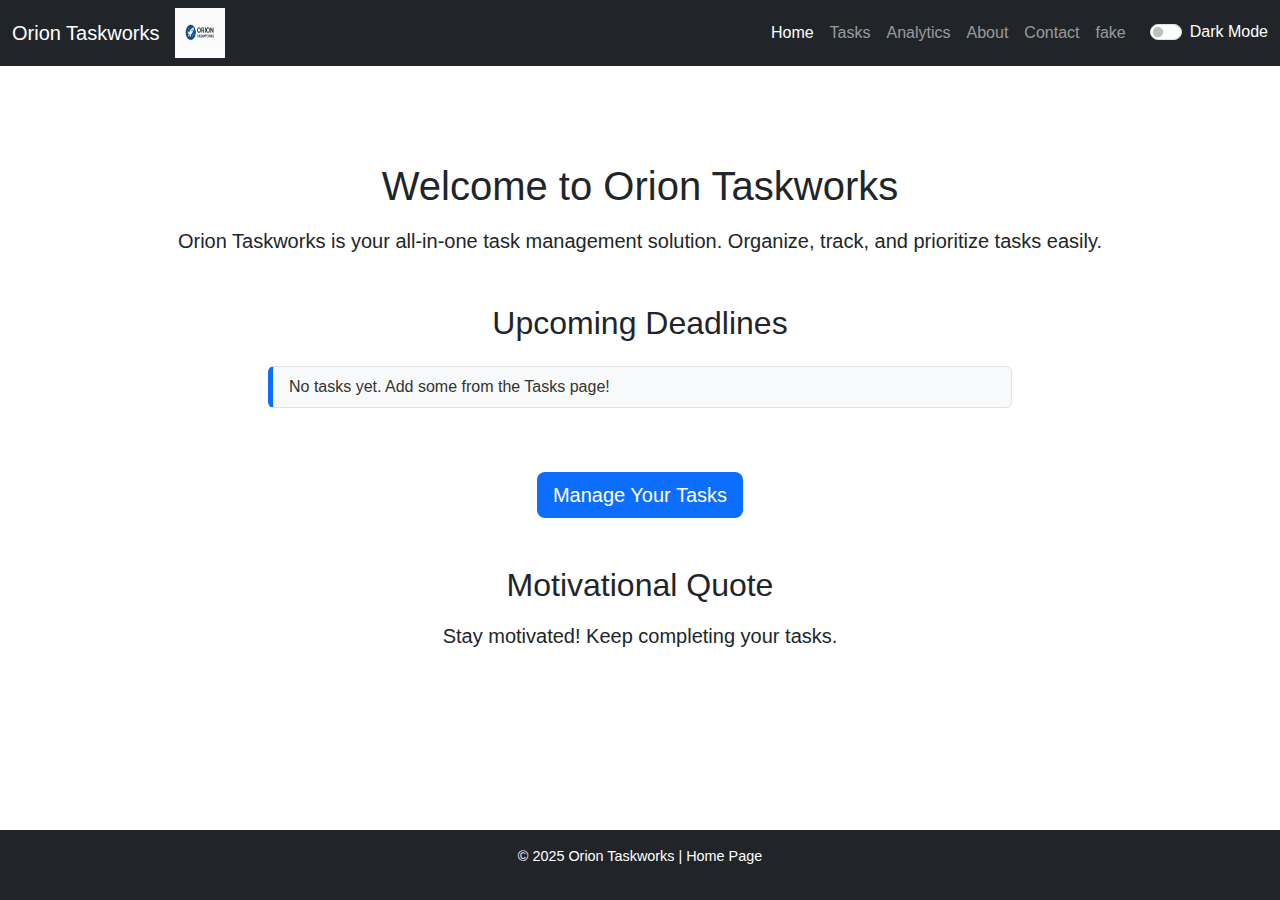
<file: index.html>
<!DOCTYPE html>
<html lang="en">
<head>
<meta charset="UTF-8">
<meta name="viewport" content="width=device-width, initial-scale=1.0">
<title>Home | Orion Taskworks</title>

<!-- Bootstrap CSS -->
<link rel="stylesheet" href="https://cdn.jsdelivr.net/npm/bootstrap@5.3.0/dist/css/bootstrap.min.css">

<!-- Custom CSS including dark mode -->
<link rel="stylesheet" href="styles.css">

<!-- jQuery -->
<script src="https://code.jquery.com/jquery-3.6.0.min.js"></script>

<style>
    body {
      padding-bottom: 80px; /* Keeps content visible above fixed footer */
    }
  </style>
</head>
<body>

<!-- ==============================
     NAVBAR
============================== -->
<header>
<nav class="navbar navbar-expand-lg navbar-dark bg-dark fixed-top">
  <div class="container-fluid">
    <a class="navbar-brand" href="index.html">Orion Taskworks</a>
    <img src="logo.png" alt="Orion Taskworks Logo" width="50" height="50" class="d-inline-block align-text-top me-2">
    <button class="navbar-toggler" type="button" data-bs-toggle="collapse" data-bs-target="#navbarNav">
      <span class="navbar-toggler-icon"></span>
    </button>
    <div class="collapse navbar-collapse" id="navbarNav">
      <ul class="navbar-nav ms-auto">
        <li class="nav-item"><a class="nav-link active" href="index.html">Home</a></li>
        <li class="nav-item"><a class="nav-link" href="tasks.html">Tasks</a></li>
        <li class="nav-item"><a class="nav-link" href="analytics.html">Analytics</a></li>
        <li class="nav-item"><a class="nav-link" href="about.html">About</a></li>
        <li class="nav-item"><a class="nav-link" href="contact.html">Contact</a></li>
        <li class="nav-item"><a class="nav-link" href="fake.html">fake</a></li>
      </ul>
      <!-- Dark Mode Toggle -->
      <div class="form-check form-switch ms-3">
        <input class="form-check-input" type="checkbox" id="darkModeToggle">
        <label class="form-check-label text-white" for="darkModeToggle">Dark Mode</label>
      </div>
    </div>
  </div>
</nav>
</header>

<main class="container mt-5 pt-5">

  <!-- ==============================
       WELCOME / INTRO
  ============================== -->
  <section class="text-center mb-5">
    <h1>Welcome to Orion Taskworks</h1>
    <p class="lead mt-3">
      Orion Taskworks is your all-in-one task management solution. Organize, track, and prioritize tasks easily.
    </p>
  </section>
  
  <!-- ==============================
       LATEST ACTIVITY
  ============================== -->
  <section class="mb-5">
    <h2 class="text-center mb-4">Upcoming Deadlines </h2>
    <ul id="latestActivity" class="list-group col-md-8 mx-auto">
      <!-- Populated dynamically via jQuery -->
    </ul>
  </section>
  <section class="text-center mb-5">
          <a href="tasks.html" class=" btn btn-primary btn-lg mt-3">Manage Your Tasks</a>
  </section> 
  

  <!-- ==============================
       MOTIVATIONAL QUOTE
  ============================== -->
  <section class="text-center mb-5">
    <h2 class="mb-3">Motivational Quote</h2>
    <blockquote class="blockquote" id="quoteBlock">
      <p class="mb-0">Loading quote...</p>
      
    </blockquote>
  </section>

</main>

<!-- ==============================
     FOOTER
============================== -->
<footer class="bg-dark text-white text-center py-3 fixed-bottom">
  <p>&copy; 2025 Orion Taskworks | Home Page</p>
</footer>

<!-- Bootstrap JS bundle -->
<script src="https://cdn.jsdelivr.net/npm/bootstrap@5.3.0/dist/js/bootstrap.bundle.min.js"></script>

<!-- Dark mode JS -->
<script src="js/darkmode.js"></script>

<!-- ==============================
     CUSTOM JS: LATEST ACTIVITY & QUOTE
============================== -->
<script>
$(document).ready(function() {

  // ------------------------------
  // Function to render Latest Activity
  // ------------------------------
  function renderLatestActivity() {
    const activityList = $('#latestActivity');
    activityList.empty();

    // Load tasks from localStorage
    const tasks = JSON.parse(localStorage.getItem('tasks')) || [];

    // Sort tasks by due date descending
    const sortedTasks = tasks.slice().sort((a, b) => new Date(a.due) - new Date(b.due));

    // Populate list items
    sortedTasks.forEach(task => {
      const statusText = task.status === 'completed' ? 'completed' : 'added';
      const listItem = `<li class="list-group-item">
        Task "<strong>${task.name}</strong>" ${statusText} (Priority: ${task.priority}, Due: ${task.due})
      </li>`;
      activityList.append(listItem);
    });

    // Show friendly message if no tasks
    if(sortedTasks.length === 0){
      activityList.append('<li class="list-group-item">No tasks yet. Add some from the Tasks page!</li>');
    }
  }

  // ------------------------------
  // Fetch motivational quote from API
  // ------------------------------
  $.ajax({
    url: 'https://api.quotable.io/random',
    method: 'GET',
    success: function(data) {
     // alert(data.content);
      $('#quoteBlock p').text(data.content);
      
    },
    error: function() {
      $('#quoteBlock p').text('Stay motivated! Keep completing your tasks.');
      $('#quoteAuthor').text('Orion Taskworks');
    }
  });

  // ------------------------------
  // Initial render
  // ------------------------------
  renderLatestActivity();

  // Optional: refresh latest activity every 5 seconds
  setInterval(renderLatestActivity, 5000);

});
</script>

</body>
</html>
</file>
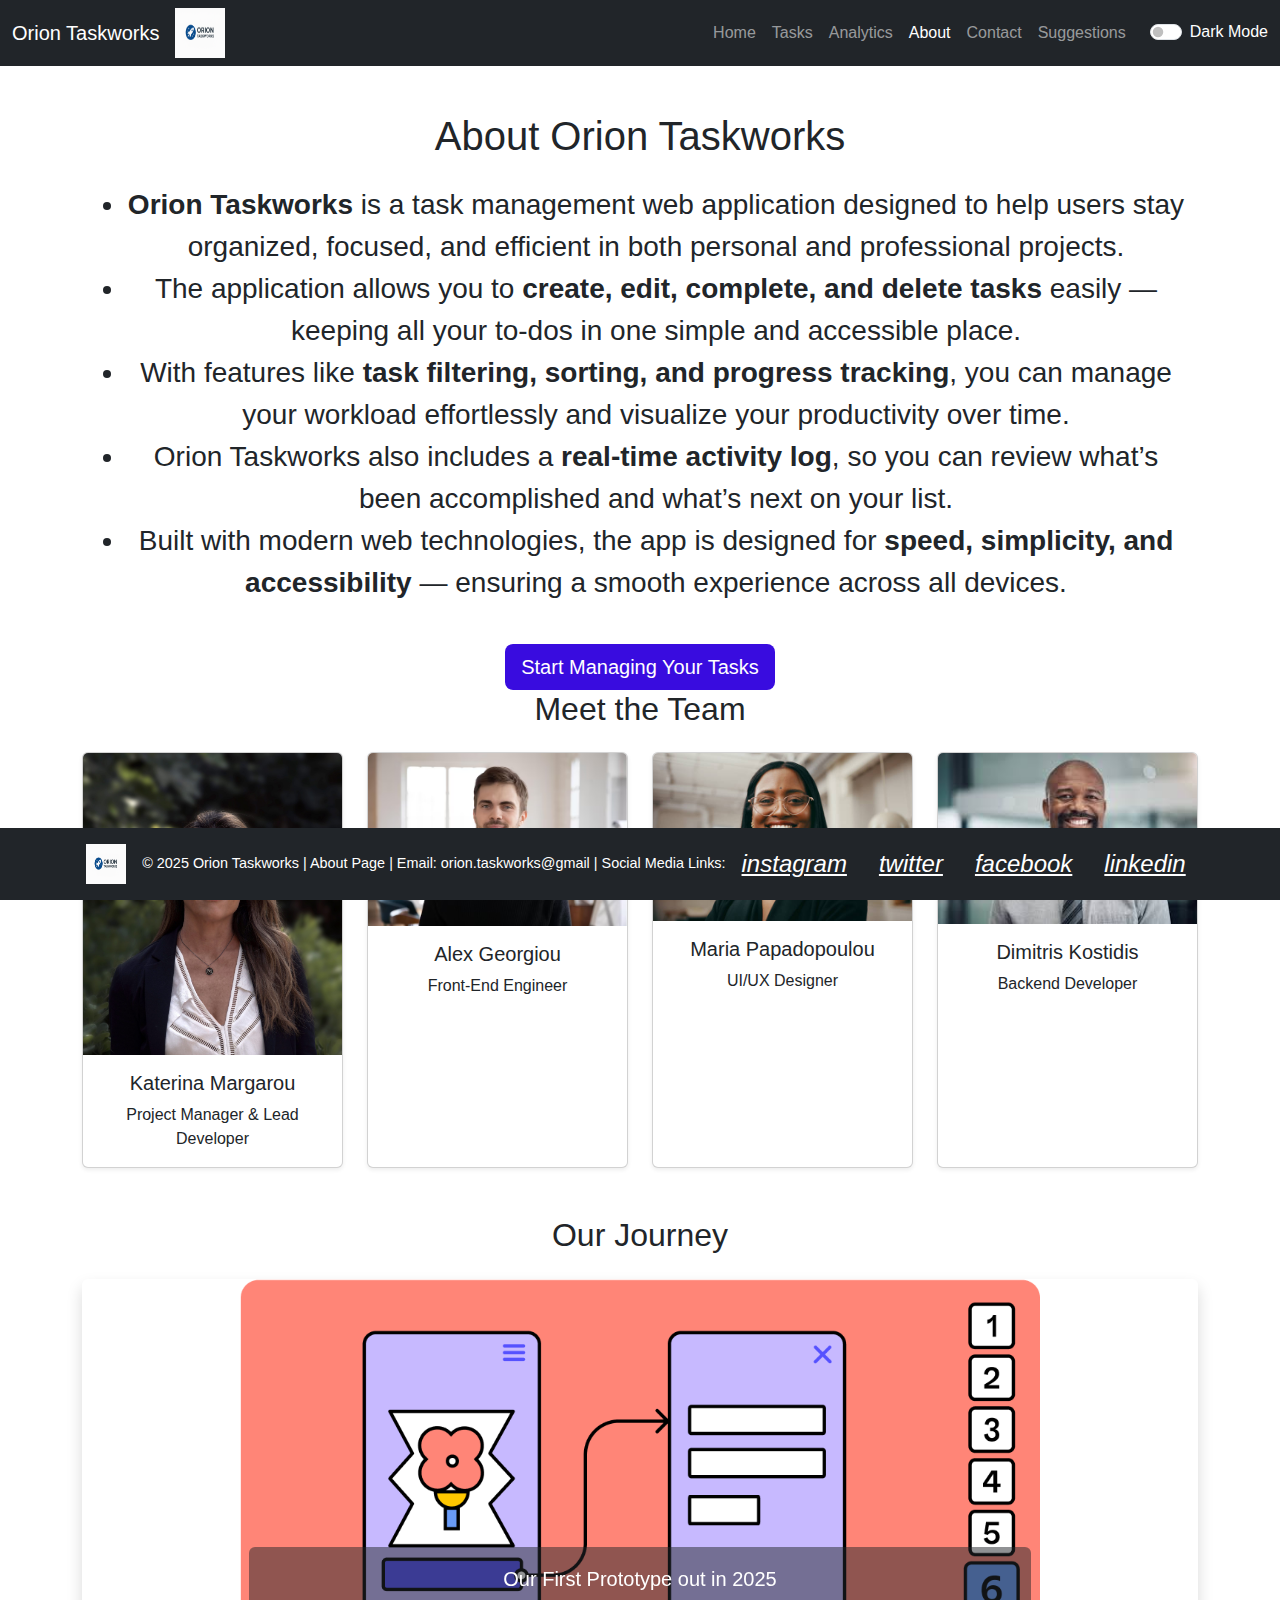
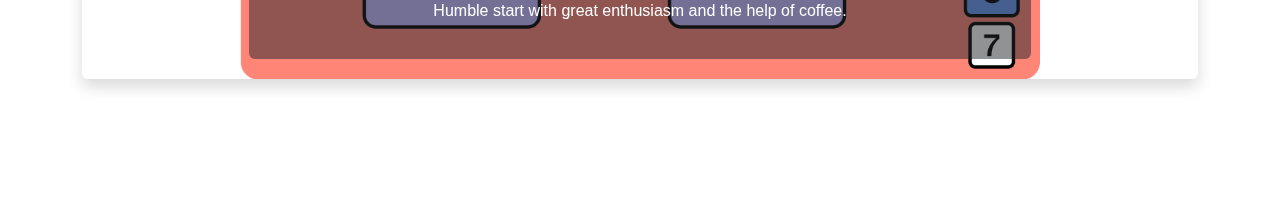
<file: about.html>
<!DOCTYPE html>
<html lang="en">

<head>
  <meta charset="UTF-8">
  <meta name="viewport" content="width=device-width, initial-scale=1.0">
  <title>About Us | Orion Taskworks</title>

  <!-- Bootstrap CSS for layout and styling -->
  <link rel="stylesheet" href="https://cdn.jsdelivr.net/npm/bootstrap@5.3.0/dist/css/bootstrap.min.css">

  <!-- Custom CSS including dark mode styles -->
  <link rel="stylesheet" href="css/styles.css">

  <!-- jQuery for DOM manipulation and dark mode toggle -->
  <script src="https://code.jquery.com/jquery-3.6.0.min.js"></script>

</head>

<body>

  <!-- ============================== -->
  <!-- NAVBAR (Shared Across Pages)  -->
  <!-- ============================== -->
  <header>
    <nav class="navbar navbar-expand-lg navbar-dark bg-dark fixed-top">
      <div class="container-fluid">
        <!-- Logo / Brand -->
        <a class="navbar-brand" href="index.html">Orion Taskworks</a>
        <img src="images/logo.png" alt="Orion Taskworks Logo" width="50" height="50"
          class="d-inline-block align-text-top me-2">
        <!-- Hamburger toggle for mobile -->
        <button class="navbar-toggler" type="button" data-bs-toggle="collapse" data-bs-target="#navbarNav">
          <span class="navbar-toggler-icon"></span>
        </button>

        <!-- Navbar links and dark mode toggle -->
        <div class="collapse navbar-collapse" id="navbarNav">
          <ul class="navbar-nav ms-auto">
            <!-- Navigation links -->
            <li class="nav-item"><a class="nav-link" href="index.html">Home</a></li>
            <li class="nav-item"><a class="nav-link" href="tasks.html">Tasks</a></li>
            <li class="nav-item"><a class="nav-link" href="analytics.html">Analytics</a></li>
            <li class="nav-item"><a class="nav-link active" href="about.html">About</a></li>
            <li class="nav-item"><a class="nav-link" href="contact.html">Contact</a></li>
            <li class="nav-item"><a class="nav-link" href="suggestions.html">Suggestions</a></li>
          </ul>

          <!-- ============================== -->
          <!-- DARK MODE TOGGLE SWITCH       -->
          <!-- ============================== -->
          <div class="form-check form-switch ms-3">
            <!-- Checkbox input triggers dark mode -->
            <input class="form-check-input" type="checkbox" id="darkModeToggle">
            <label class="form-check-label text-white" for="darkModeToggle">Dark Mode</label>
          </div>
        </div>
      </div>
    </nav>
  </header>

  <!-- ============================== -->
  <!-- MAIN CONTENT                   -->
  <!-- ============================== -->
  <main class="container mt-5">

    <!-- ============================== -->
    <!-- ABOUT SECTION                  -->
    <!-- ============================== -->
    <section class="container  text-center mt-5 pt-3">
      <h1 class="text-center mb-4">About Orion Taskworks</h1>

      <ul class="fs-3">
        <li><strong>Orion Taskworks</strong> is a task management web application designed to help users stay organized,
          focused, and efficient in both personal and professional projects.</li>

        <li>The application allows you to <strong>create, edit, complete, and delete tasks</strong> easily — keeping all
          your to-dos in one simple and accessible place.</li>

        <li>With features like <strong>task filtering, sorting, and progress tracking</strong>, you can manage your
          workload effortlessly and visualize your productivity over time.</li>

        <li>Orion Taskworks also includes a <strong>real-time activity log</strong>, so you can review what’s been
          accomplished and what’s next on your list.</li>

        <li>Built with modern web technologies, the app is designed for <strong>speed, simplicity, and
            accessibility</strong> — ensuring a smooth experience across all devices.</li>
      </ul>

      <div class="text-center mt-4">
        <a href=" tasks.html " class=" btn btn-primary btn-lg mt-3">Start Managing Your Tasks</a>
      </div>
    </section>

    <!-- ============================== -->
    <!-- TEAM MEMBERS SECTION           -->
    <!-- ============================== -->
    <section class="mb-5">
      <h2 class="text-center mb-4">Meet the Team</h2>
      <div class="row g-4">
        <!-- Each team member uses a Bootstrap card -->
        <div class="col-md-3 col-sm-6">
          <div class="card h-100 text-center shadow-sm">
            <img src="images/katerina.png" class="card-img-top" class="card-img-top" alt="Team Member 1">
            <div class="card-body">
              <h5 class="card-title">Katerina Margarou</h5>
              <p class="card-text">Project Manager & Lead Developer</p>
            </div>
          </div>
        </div>
        <div class="col-md-3 col-sm-6">
          <div class="card h-100 text-center shadow-sm">
            <img src="images/alex.png" class="card-img-top" alt="Team Member 2">
            <div class="card-body">
              <h5 class="card-title">Alex Georgiou</h5>
              <p class="card-text">Front-End Engineer</p>
            </div>
          </div>
        </div>
        <div class="col-md-3 col-sm-6">
          <div class="card h-100 text-center shadow-sm">
            <img src="images/maria.png" class="card-img-top" alt="Team Member 3">
            <div class="card-body">
              <h5 class="card-title">Maria Papadopoulou</h5>
              <p class="card-text">UI/UX Designer</p>
            </div>
          </div>
        </div>
        <div class="col-md-3 col-sm-6">
          <div class="card h-100 text-center shadow-sm">
            <img src="images/dimitris.png" class="card-img-top" alt="Team Member 4">
            <div class="card-body">
              <h5 class="card-title">Dimitris Kostidis</h5>
              <p class="card-text">Backend Developer</p>
            </div>
          </div>
        </div>
      </div>
    </section>

    <!-- ============================== -->
    <!-- CAROUSEL SECTION               -->
    <!-- ============================== -->
    <section class="mb-5">
      <h2 class="text-center mb-4">Our Journey</h2>
      <div id="autoCarousel" class="carousel slide" data-bs-ride="carousel" data-bs-interval="3500">
        <div class="carousel-inner rounded shadow">
          <!-- Carousel item 1 -->
          <div class="carousel-item active">
            <img src="images/prototype.png" alt="Image 1 for Carousel on About Page " class="d-block mx-auto"
              alt="Workspace 1">
            <div class="carousel-caption d-none d-md-block bg-dark bg-opacity-50 rounded">
              <h5>Our First Prototype out in 2025</h5>
              <p>Humble start with great enthusiasm and the help of coffee.</p>
            </div>
          </div>
          <!-- Carousel item 2 -->
          <div class="carousel-item ">
            <img src="images/collaboration.png" alt="Image 2 for Carousel on About Page " class="d-block mx-auto"
              alt="Workspace 2">
            <div class="carousel-caption d-none d-md-block bg-dark bg-opacity-50 rounded">
              <h5>Team Collaboration</h5>
              <p>We believe in open communication and interative design.</p>
            </div>
          </div>
          <!-- Carousel item 3 -->
          <div class="carousel-item ">
            <img src="images/mobile.png" alt="Image 2 for Carousel on About Page " class="d-block mx-auto"
              alt="Workspace 3">
            <div class="carousel-caption d-none d-md-block bg-dark bg-opacity-50 rounded">
              <h5>Ongoing Development</h5>
              <p>We believe that these is always more things to improve</p>
            </div>
          </div>
        </div>
        <!-- Carousel navigation buttons -->
        <button class="carousel-control-prev" type="button" data-bs-target="#autoCarousel" data-bs-slide="prev">
          <span class="carousel-control-prev-icon" aria-hidden="true"> </span>
        </button>
        <button class="carousel-control-next" type="button" data-bs-target="#autoCarousel" data-bs-slide="next">
          <span class="carousel-control-next-icon" aria-hidden="true"></span>
        </button>
      </div>
    </section>

  </main>
  
  <!-- FOOTER -->
  <footer
    class=" footer bg-dark text-white text-center py-3 fixed-bottom d-flex justify-content-center align-items-center gap-2">
    <a href="index.html">
    <img src="images/logo.png" alt="Orion Taskworks Logo" width="40" height="40" class="me-2">
    </a>
    <p class="mb-0">&copy; 2025 Orion Taskworks | About Page | Email: orion.taskworks@gmail | Social Media Links:</p>
    <!-- mb-0 removes default paragraph bottom margin so it stays vertically aligned. -->
    <div class=" social d-flex align-items-center gap-3">
      <!-- Social Media Buttons -->
      <a href="https://www.instagram.com/orion.taskworks/" target="_blank" class="text-white mx-2 fs-4">
        <i class="bnt instagram"> instagram</i>
      </a>
      <a href="https://x.com/orionTaskworks" target="_blank" class="text-white mx-2 fs-4">
        <i class="bnt twitter">twitter</i>
      </a>
      <a href="https://www.facebook.com/profile.php?id=61582887005790" target="_blank" class="text-white mx-2 fs-4">
        <i class=" bnt facebook">facebook</i>
      </a>
      <a href="https://www.linkedin.com/" target="_blank" class="text-white mx-2 fs-4">
        <i class="bnt linkedin">linkedin</i>
      </a>
    </div>
  </footer>

  <!-- Bootstrap JS bundle -->
  <script src="https://cdn.jsdelivr.net/npm/bootstrap@5.3.0/dist/js/bootstrap.bundle.min.js"></script>

  <!-- Dark mode JS -->
  <script src="js/darkmode.js"></script>

</body>

</html>
</file>
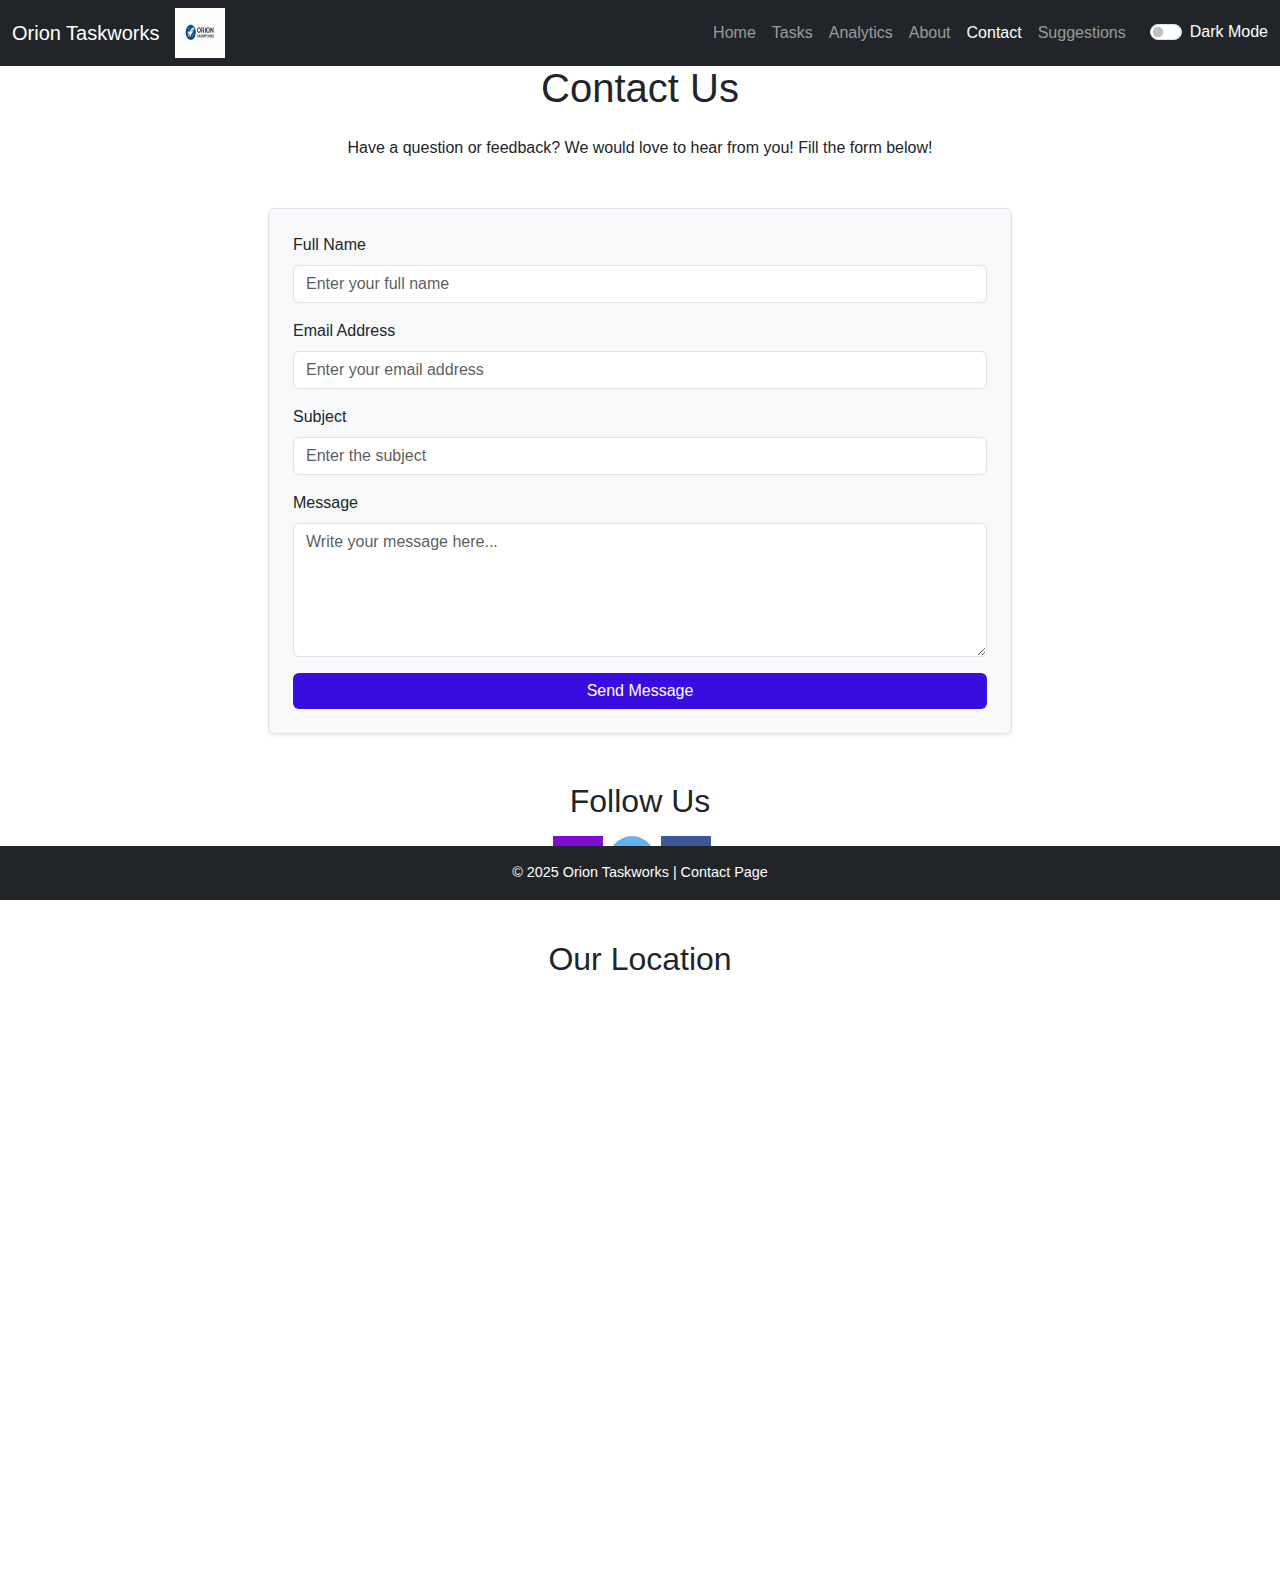
<file: contact.html>
<!DOCTYPE html>
<html lang="en">
  <head>
    <meta charset="UTF-8">
    <meta name="viewport" content="width=device-width, initial-scale=1.0">
    <title>Contact Us | Orion Taskworks</title>

    <!-- Bootstrap CSS for responsive layout -->
    <link rel="stylesheet"
      href="https://cdn.jsdelivr.net/npm/bootstrap@5.3.0/dist/css/bootstrap.min.css">

    <!-- Custom CSS (including dark mode styles) -->
    <link rel="stylesheet" href="css/styles.css">
    <link rel="stylesheet" href="https://cdnjs.cloudflare.com/ajax/libs/font-awesome/4.7.0/css/font-awesome.min.css">

    <!-- jQuery and js -->
    <script src="https://code.jquery.com/jquery-3.6.0.min.js"></script>
    <script src="js/popup.js"></script>
 
  
  </style>
  </head>
  <body>

    <!-- ============================== -->
    <!-- NAVIGATION BAR -->
    <!-- ============================== -->
    <header>
      <nav class="navbar navbar-expand-lg navbar-dark bg-dark fixed-top">
        <div class="container-fluid">
          <a class="navbar-brand" href="index.html">Orion Taskworks</a>
          <img src="images/logo.png" alt="Orion Taskworks Logo" width="50"
            height="50" class="d-inline-block align-text-top me-2">
          <button class="navbar-toggler" type="button" data-bs-toggle="collapse"
            data-bs-target="#navbarNav">
            <span class="navbar-toggler-icon"></span>
          </button>

          <div class="collapse navbar-collapse" id="navbarNav">
            <ul class="navbar-nav ms-auto">
              <li class="nav-item"><a class="nav-link"
                  href="index.html">Home</a></li>
              <li class="nav-item"><a class="nav-link"
                  href="tasks.html">Tasks</a></li>
              <li class="nav-item"><a class="nav-link"
                  href="analytics.html">Analytics</a></li>
              <li class="nav-item"><a class="nav-link"
                  href="about.html">About</a></li>
              <li class="nav-item"><a class="nav-link active"
                  href="contact.html">Contact</a></li>
              <li class="nav-item"><a class="nav-link"
                  href="suggestions.html">Suggestions</a></li>
            </ul>

            <!-- Dark Mode Toggle -->
            <div class="form-check form-switch ms-3">
              <input class="form-check-input" type="checkbox"
                id="darkModeToggle">
              <label class="form-check-label text-white"
                for="darkModeToggle">Dark Mode</label>
            </div>
          </div>
        </div>
      </nav>
    </header>
    <!-- ============================== -->
    <!-- MAIN CONTENT -->
    <!-- ============================== -->
    <main class="container mt-5 pt-3">

      <!-- Page Heading -->
      <h1 class="text-center mb-4">Contact Us</h1>
      <p class="text-center mb-5">Have a question or feedback? We would love to hear
        from you! Fill the form below!</p>

      <!-- ============================== -->
      <!-- CONTACT FORM -->
      <!-- ============================== -->
      <form id="contactForm"
        class="col-md-8 mx-auto p-4 border rounded bg-light shadow-sm">
        <div class="mb-3">
          <label for="name" class="form-label">Full Name</label>
          <input type="text" id="name" class="form-control" required
            placeholder="Enter your full name">
        </div>
        <div class="mb-3">
          <label for="email" class="form-label">Email Address</label>
          <input type="email" id="email" class="form-control" required
            placeholder="Enter your email address">
        </div>
        <div class="mb-3">
          <label for="subject" class="form-label">Subject</label>
          <input type="text" id="subject" class="form-control" required
            placeholder="Enter the subject">
        </div>
        <div class="mb-3">
          <label for="message" class="form-label">Message</label>
          <textarea id="message" class="form-control" rows="5" required
            placeholder="Write your message here..."></textarea>
        </div>
        <button type="submit" class="btn btn-primary w-100">Send
          Message</button>
      </form>
      <!-- ============================== -->
      <!-- SOCIAL MEDIA LINKS -->
      <!-- ============================== -->
      <section class="text-center mt-5">
        <h2>Follow Us</h2>
        <div class="mt-3">
          <a href="https://www.instagram.com/orion.taskworks/" class="fa fa-instagram" target="_blank" ></a>
          <a href="https://x.com/orionTaskworks" class="fa fa-twitter" target="_blank" ></a>
          <a href=" https://www.facebook.com/profile.php?id=61582887005790 " class="fa fa-facebook" target="_blank" ></a>

          <a href="#" class="text-primary fs-4 me-3" aria-label="Facebook"><i
              class="bi bi-facebook"></i></a>
        </div>
      </section>
      <!-- ============================== -->
      <!-- GOOGLE MAPS EMBED (American College of Greece) -->
      <!-- ============================== -->
      <section class="mt-5 text-center">
        <h2>Our Location</h2>
        <div class="ratio ratio-16x9" style="max-width: 900px; margin: 0 auto;"
          mt-3>
          <iframe
            src="https://www.google.com/maps/embed?pb=!1m18!1m12!1m3!1d12573.728935445597!2d23.811957514455784!3d38.013701701340146!2m3!1f0!2f0!3f0!3m2!1i1024!2i768!4f13.1!3m3!1m2!1s0x14a199709f059559%3A0xad1dacf4713268b2!2sAmerican%20College%20of%20Greece!5e0!3m2!1sen!2sgr!4v1761388131173!5m2!1sen!2sgr"
            width="600" height="450" style="border:0;"
            allowfullscreen loading="lazy"
            referrerpolicy="no-referrer-when-downgrade"
            aria-label="Google Map showing American College of Greece location">
          </iframe>
        </div>
      </section>
    </main>

    <!-- ============================== -->
    <!-- STICKY FOOTER -->
    <!-- ============================== -->
    <footer class="bg-dark text-white text-center py-3 fixed-bottom">
      <p class="mb-0">&copy; 2025 Orion Taskworks | Contact Page</p>
    </footer>

    <!-- Bootstrap JS bundle -->
    <script
      src="https://cdn.jsdelivr.net/npm/bootstrap@5.3.0/dist/js/bootstrap.bundle.min.js"></script>
    

    <!-- Dark mode script -->
    <script src="js/darkmode.js"></script>

    <!-- jQuery form handling -->
   <!-- <script>
$(document).ready(function () {
  $('#contactForm').on('submit', function (event) {
    event.preventDefault(); // Prevent page reload

    // Get values from the form
    const name = $('#name').val();
    const email = $('#email').val();
    const subject = $('#subject').val();
    const message = $('#message').val();

    // Show user input in a popup
    alert(
      `✅ Your message has been captured!\n\n` +
      `Name: ${name}\n` +
      `Email: ${email}\n` +
      `Subject: ${subject}\n` +
      `Message: ${message}`
    );

    $(this).trigger('reset'); // Clear form fields
  });
}); -->
</script>


  </body>
</html>
</file>
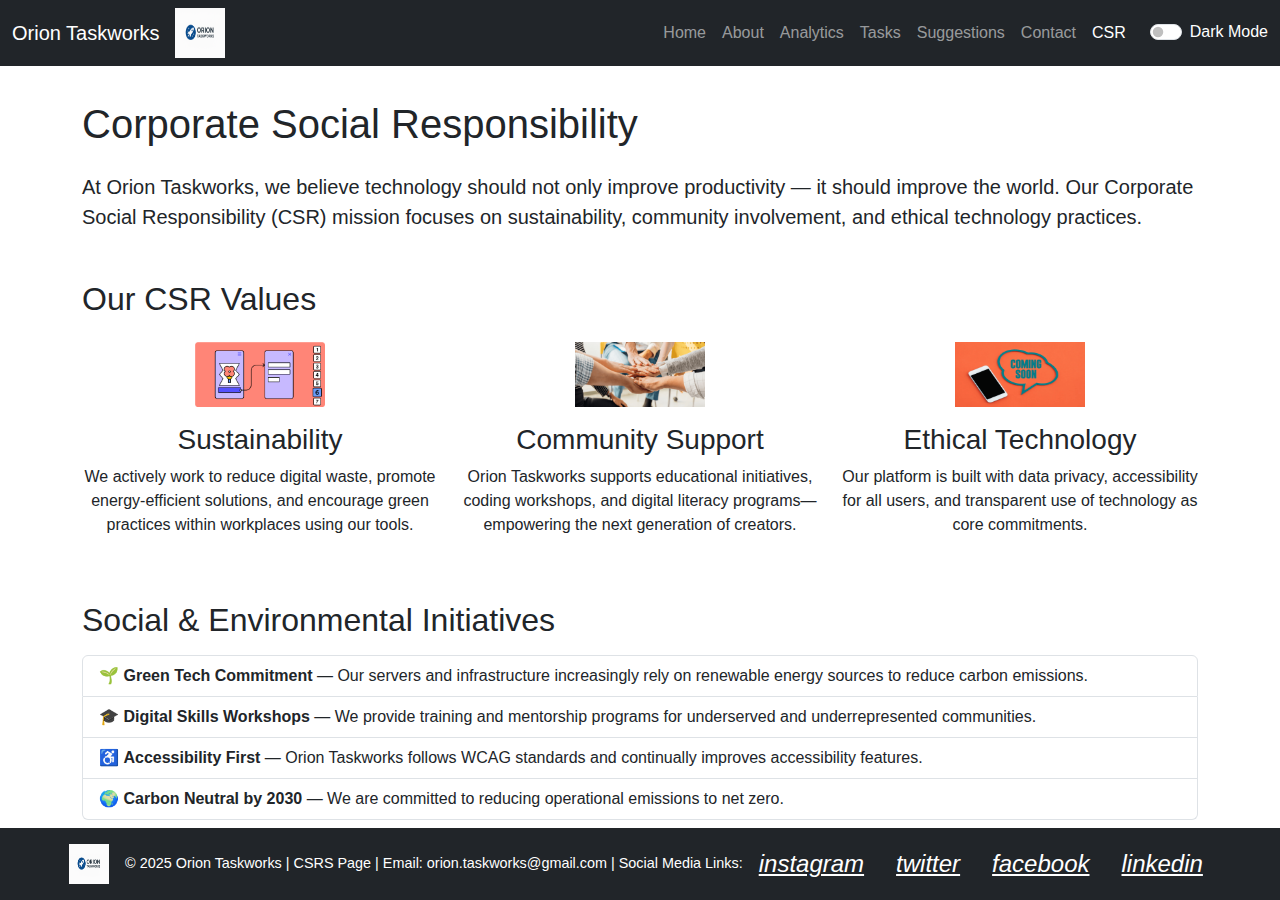
<file: csr.html>
<!DOCTYPE html>
<html lang="en">

<head>
  <meta charset="UTF-8">
  <meta name="viewport" content="width=device-width, initial-scale=1.0">
  <title>CSR | Orion Taskworks</title>

  <!-- Bootstrap CSS -->
  <link rel="stylesheet" href="https://cdn.jsdelivr.net/npm/bootstrap@5.3.0/dist/css/bootstrap.min.css">

  <!-- Custom CSS -->
  <link rel="stylesheet" href="css/styles.css">

  <!-- jQuery + JS -->
  <script src="https://code.jquery.com/jquery-3.6.0.min.js"></script>
</head>

<body>

  <!-- ============================== -->
  <!-- NAVBAR -->
  <!-- ============================== -->
  <header role="banner">
    <nav class="navbar navbar-expand-lg navbar-dark bg-dark fixed-top" role="navigation" aria-label="Main Navigation">
      <div class="container-fluid">
        <a class="navbar-brand" href="index.html">Orion Taskworks</a>
        <img src="images/logo.png" alt="Orion Taskworks Logo" width="50" height="50" aria-hidden="true">

        <button class="navbar-toggler" type="button" data-bs-toggle="collapse" data-bs-target="#navbarNav"
          aria-controls="navbarNav" aria-expanded="false" aria-label="Toggle navigation">
          <span class="navbar-toggler-icon"></span>
        </button>

        <div class="collapse navbar-collapse" id="navbarNav">
          <ul class="navbar-nav ms-auto">
            <li class="nav-item"><a class="nav-link" href="index.html">Home</a></li>
            <li class="nav-item"><a class="nav-link" href="about.html">About</a></li>
            <li class="nav-item"><a class="nav-link" href="analytics.html">Analytics</a></li>
            <li class="nav-item"><a class="nav-link" href="tasks.html">Tasks</a></li>
            <li class="nav-item"><a class="nav-link" href="suggestions.html">Suggestions</a></li>
            <li class="nav-item"><a class="nav-link" href="contact.html">Contact</a></li>
            <li class="nav-item"><a class="nav-link active" href="csr.html">CSR</a></li>
          </ul>
          <!-- Dark Mode Toggle -->
          <div class="form-check form-switch ms-3">
            <input class="form-check-input" type="checkbox" id="darkModeToggle">
            <label class="form-check-label text-white" for="darkModeToggle">Dark Mode</label>
        </div>
      </div>
    </nav>
  </header>

  <!-- ============================== -->
  <!-- MAIN CONTENT -->
  <!-- ============================== -->
  <main role="main" class="container" style="padding-top: 100px;">

    <!-- TITLE SECTION -->
    <section aria-labelledby="csr-title">
      <h1 id="csr-title" class="mb-4">Corporate Social Responsibility</h1>
      <p class="lead">
        At Orion Taskworks, we believe technology should not only improve productivity — it should improve the world.
        Our Corporate Social Responsibility (CSR) mission focuses on sustainability, community involvement, and ethical
        technology practices.
      </p>
    </section>

    <!-- ====================================== -->
    <!-- CSR VALUES -->
    <!-- ====================================== -->
    <section aria-labelledby="csr-values-title" class="mt-5">
      <h2 id="csr-values-title">Our CSR Values</h2>

      <div class="row mt-4">
        <div class="col-md-4 text-center">
          <img src="images/prototype.png" alt="Sustainability icon" width="130" aria-hidden="true">
          <h3 class="mt-3">Sustainability</h3>
          <p>
            We actively work to reduce digital waste, promote energy-efficient solutions, and encourage green practices
            within workplaces using our tools.
          </p>
        </div>

        <div class="col-md-4 text-center">
          <img src="images/collaboration.png" alt="Community collaboration icon" width="130" aria-hidden="true">
          <h3 class="mt-3">Community Support</h3>
          <p>
            Orion Taskworks supports educational initiatives, coding workshops, and digital literacy programs—empowering
            the next generation of creators.
          </p>
        </div>

        <div class="col-md-4 text-center">
          <img src="images/mobile.png" alt="Ethical technology icon" width="130" aria-hidden="true">
          <h3 class="mt-3">Ethical Technology</h3>
          <p>
            Our platform is built with data privacy, accessibility for all users, and transparent use of technology as
            core commitments.
          </p>
        </div>
      </div>
    </section>

    <!-- ====================================== -->
    <!-- INITIATIVES -->
    <!-- ====================================== -->
    <section aria-labelledby="csr-initiatives-title" class="mt-5">
      <h2 id="csr-initiatives-title">Social & Environmental Initiatives</h2>

      <ul class="list-group mt-3">
        <li class="list-group-item">
          🌱 <strong>Green Tech Commitment</strong> — Our servers and infrastructure increasingly rely on renewable
          energy sources to reduce carbon emissions.
        </li>
        <li class="list-group-item">
          🎓 <strong>Digital Skills Workshops</strong> — We provide training and mentorship programs for underserved and
          underrepresented communities.
        </li>
        <li class="list-group-item">
          ♿ <strong>Accessibility First</strong> — Orion Taskworks follows WCAG standards and continually improves
          accessibility features.
        </li>
        <li class="list-group-item">
          🌍 <strong>Carbon Neutral by 2030</strong> — We are committed to reducing operational emissions to net zero.
        </li>
      </ul>
    </section>

  </main>

    <!-- FOOTER -->
  <footer
    class=" footer bg-dark text-white text-center py-3 fixed-bottom d-flex justify-content-center align-items-center gap-2">
    <a href="index.html">
    <img src="images/logo.png" alt="Orion Taskworks Logo" width="40" height="40" class="me-2">
    </a>
    <p class="mb-0">&copy; 2025 Orion Taskworks | CSRS Page | Email: orion.taskworks@gmail.com | Social Media Links:</p>
    <!-- mb-0 removes default paragraph bottom margin so it stays vertically aligned. -->
    <div class=" social d-flex align-items-center gap-3">
      <!-- Social Media Buttons -->
      <a href="https://www.instagram.com/orion.taskworks/" target="_blank" class="text-white mx-2 fs-4">
        <i class="bnt instagram"> instagram</i>
      </a>
      <a href="https://x.com/orionTaskworks" target="_blank" class="text-white mx-2 fs-4">
        <i class="bnt twitter">twitter</i>
      </a>
      <a href="https://www.facebook.com/profile.php?id=61582887005790" target="_blank" class="text-white mx-2 fs-4">
        <i class=" bnt facebook">facebook</i>
      </a>
      <a href="https://www.linkedin.com/" target="_blank" class="text-white mx-2 fs-4">
        <i class="bnt linkedin">linkedin</i>
      </a>
    </div>
  </footer>

  <!-- Bootstrap JS bundle -->
  <script src="https://cdn.jsdelivr.net/npm/bootstrap@5.3.0/dist/js/bootstrap.bundle.min.js"></script>

  <!-- Dark mode JS -->
  <script src="js/darkmode.js"></script>

</body>

</html>
</file>
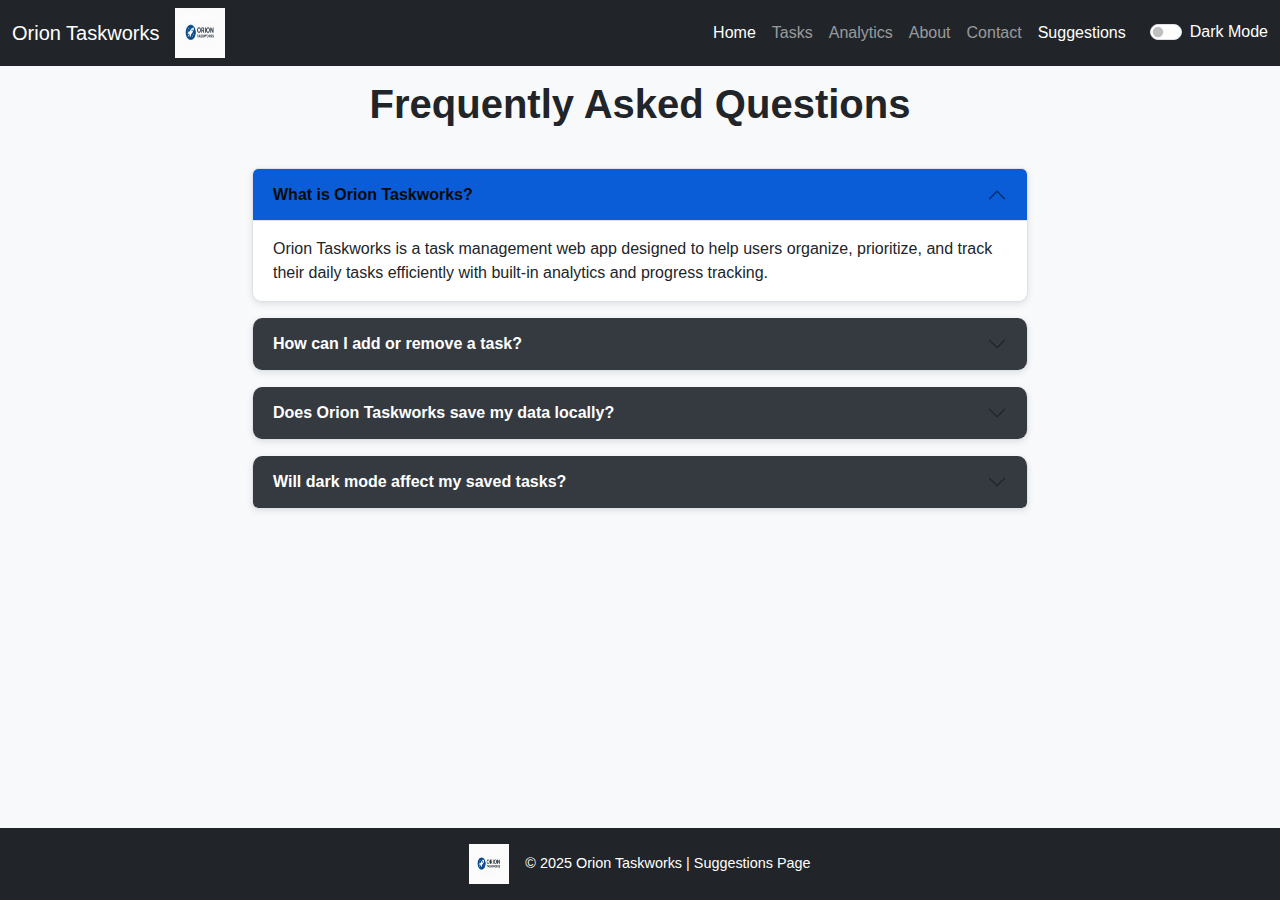
<file: suggestions.html>
<!DOCTYPE html>
<html lang="en">

<head>
  <meta charset="UTF-8">
  <meta name="viewport" content="width=device-width, initial-scale=1.0">
  <title>Home | Orion Taskworks</title>

  <!-- Bootstrap CSS -->
  <link rel="stylesheet" href="https://cdn.jsdelivr.net/npm/bootstrap@5.3.0/dist/css/bootstrap.min.css">

  <!-- Custom CSS including dark mode -->
  <link rel="stylesheet" href="css/suggestions.css">
  <link rel="stylesheet" href="css/styles.css">

  <!-- jQuery -->
  <script src="https://code.jquery.com/jquery-3.6.0.min.js"></script>
  <!-- <script src="js/popup.js"></script> -->
</head>
<!-- ============================== -->
<!-- NAVBAR -->
<!-- ==============================  -->
<header>
  <nav class="navbar navbar-expand-lg navbar-dark bg-dark fixed-top">
    <div class="container-fluid">
      <a class="navbar-brand" href="index.html">Orion Taskworks</a>
      <img src="images/logo.png" alt="Orion Taskworks Logo" width="50" height="50"
        class="d-inline-block align-text-top me-2">
      <button class="navbar-toggler" type="button" data-bs-toggle="collapse" data-bs-target="#navbarNav">
        <span class="navbar-toggler-icon"></span>
      </button>
      <div class="collapse navbar-collapse" id="navbarNav">
        <ul class="navbar-nav ms-auto">
          <li class="nav-item"><a class="nav-link active" href="index.html">Home</a></li>
          <li class="nav-item"><a class="nav-link" href="tasks.html">Tasks</a></li>
          <li class="nav-item"><a class="nav-link" href="analytics.html">Analytics</a></li>
          <li class="nav-item"><a class="nav-link" href="about.html">About</a></li>
          <li class="nav-item"><a class="nav-link" href="contact.html">Contact</a></li>
          <li class="nav-item"><a class="nav-link active" href="suggestions.html">Suggestions</a></li>
        </ul>
        <!-- Dark Mode Toggle -->
        <div class="form-check form-switch ms-3">
          <input class="form-check-input" type="checkbox" id="darkModeToggle">
          <label class="form-check-label text-white" for="darkModeToggle">Dark Mode</label>
        </div>
      </div>
    </div>
  </nav>
</header>

<!-- !-- ========================= -->
<!-- FAQ SECTION -->
<!-- ========================= -->
<main class="container faq-section">
  <h1>Frequently Asked Questions</h1>

  <div class="accordion" id="faqAccordion">

    <!-- FAQ 1 -->
    <div class="accordion-item">
      <h2 class="accordion-header" id="headingOne">
        <button class="accordion-button" type="button" data-bs-toggle="collapse" data-bs-target="#collapseOne"
          aria-expanded="true" aria-controls="collapseOne">
          What is Orion Taskworks?
        </button>
      </h2>
      <div id="collapseOne" class="accordion-collapse collapse show" aria-labelledby="headingOne"
        data-bs-parent="#faqAccordion">
        <div class="accordion-body">
          Orion Taskworks is a task management web app designed to help users
          organize, prioritize, and track their daily tasks efficiently with
          built-in analytics and progress tracking.
        </div>
      </div>
    </div>

    <!-- FAQ 2 -->
    <div class="accordion-item">
      <h2 class="accordion-header" id="headingTwo">
        <button class="accordion-button collapsed" type="button" data-bs-toggle="collapse" data-bs-target="#collapseTwo"
          aria-expanded="false" aria-controls="collapseTwo">
          How can I add or remove a task?
        </button>
      </h2>
      <div id="collapseTwo" class="accordion-collapse collapse" aria-labelledby="headingTwo"
        data-bs-parent="#faqAccordion">
        <div class="accordion-body">
          You can easily add new tasks using the task form on the "Tasks" page.
          Each task can be edited or deleted at any time from the same interface.
        </div>
      </div>
    </div>

    <!-- FAQ 3 -->
    <div class="accordion-item">
      <h2 class="accordion-header" id="headingThree">
        <button class="accordion-button collapsed" type="button" data-bs-toggle="collapse"
          data-bs-target="#collapseThree" aria-expanded="false" aria-controls="collapseThree">
          Does Orion Taskworks save my data locally?
        </button>
      </h2>
      <div id="collapseThree" class="accordion-collapse collapse" aria-labelledby="headingThree"
        data-bs-parent="#faqAccordion">
        <div class="accordion-body">
          Yes! All your tasks are saved locally in your browser’s storage, so
          you don’t lose them when refreshing or closing the page.
        </div>
      </div>
    </div>

    <!-- FAQ 4 -->
    <div class="accordion-item">
      <h2 class="accordion-header" id="headingFour">
        <button class="accordion-button collapsed" type="button" data-bs-toggle="collapse"
          data-bs-target="#collapseFour" aria-expanded="false" aria-controls="collapseFour">
          Will dark mode affect my saved tasks?
        </button>
      </h2>
      <div id="collapseFour" class="accordion-collapse collapse" aria-labelledby="headingFour"
        data-bs-parent="#faqAccordion">
        <div class="accordion-body">
          No. Dark mode only changes the visual theme — it does not affect your saved data or tasks.
        </div>
      </div>
    </div>

  </div>
</main>

<!-- FOOTER -->
<footer class="bg-dark text-white text-center py-3 fixed-bottom d-flex justify-content-center align-items-center gap-2">
  <img src="images/logo.png" alt="Logo" width="40" height="40" class="me-2">
  <p class="mb-0">&copy; 2025 Orion Taskworks | Suggestions Page</p>
  <!-- mb-0 removes default paragraph bottom margin so it stays vertically aligned. -->
</footer>

<!-- Bootstrap JS -->
<script src="https://cdn.jsdelivr.net/npm/bootstrap@5.3.0/dist/js/bootstrap.bundle.min.js"></script>
<script src="js/darkmode.js"></script>
<script>
</file>
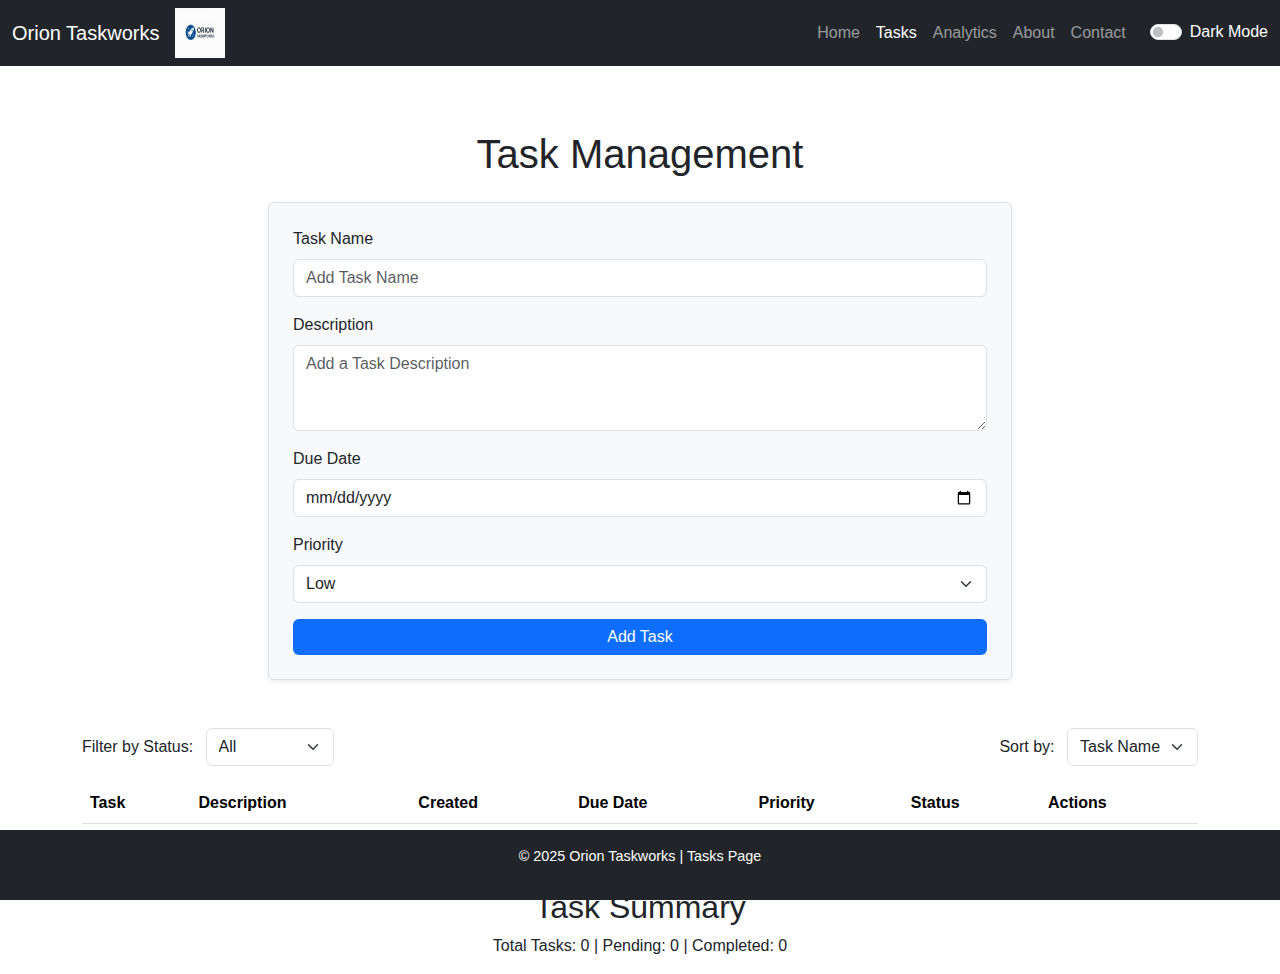
<file: tasks.html>
<!DOCTYPE html>
<html lang="en">
<head>
<meta charset="UTF-8">
<meta name="viewport" content="width=device-width, initial-scale=1.0">
<title>Tasks | Orion Taskworks</title>

<!-- Bootstrap CSS -->
<link rel="stylesheet" href="https://cdn.jsdelivr.net/npm/bootstrap@5.3.0/dist/css/bootstrap.min.css">
<link rel="stylesheet" href="styles.css">

<!-- jQuery -->
<script src="https://code.jquery.com/jquery-3.6.0.min.js"></script>

<style>
  body { padding-bottom: 80px; } /* footer spacing */
</style>
</head>
<body>

<!-- NAVBAR -->
<header>
<nav class="navbar navbar-expand-lg navbar-dark bg-dark fixed-top">
  <div class="container-fluid">
    <a class="navbar-brand" href="index.html">Orion Taskworks</a>
    <img src="logo.png" alt="Logo" width="50" height="50" class="d-inline-block align-text-top me-2">
    <button class="navbar-toggler" type="button" data-bs-toggle="collapse" data-bs-target="#navbarNav">
      <span class="navbar-toggler-icon"></span>
    </button>
    <div class="collapse navbar-collapse" id="navbarNav">
      <ul class="navbar-nav ms-auto">
        <li class="nav-item"><a class="nav-link" href="index.html">Home</a></li>
        <li class="nav-item"><a class="nav-link active" href="tasks.html">Tasks</a></li>
        <li class="nav-item"><a class="nav-link" href="analytics.html">Analytics</a></li>
        <li class="nav-item"><a class="nav-link" href="about.html">About</a></li>
        <li class="nav-item"><a class="nav-link" href="contact.html">Contact</a></li>
      </ul>

      <!-- Dark Mode Toggle -->
      <div class="form-check form-switch ms-3">
        <input class="form-check-input" type="checkbox" id="darkModeToggle">
        <label class="form-check-label text-white" for="darkModeToggle">Dark Mode</label>
      </div>
    </div>
  </div>
</nav>
</header>

<main class="container mt-5 pt-3">
<h1 class="text-center mb-4">Task Management</h1>

<!-- EDIT TASK MODAL -->
<div class="modal fade" id="editTaskModal" tabindex="-1" aria-labelledby="editTaskModalLabel" aria-hidden="true">
  <div class="modal-dialog">
    <div class="modal-content">
      <div class="modal-header bg-primary text-white">
        <h5 class="modal-title" id="editTaskModalLabel">Edit Task</h5>
        <button type="button" class="btn-close btn-close-white" data-bs-dismiss="modal"></button>
      </div>
      <div class="modal-body">
        <form id="editTaskForm">
          <div class="mb-3">
            <label for="editTaskName" class="form-label">Task Name</label>
            <input type="text" id="editTaskName" class="form-control" required>
          </div>
          <div class="mb-3">
            <label for="editTaskDesc" class="form-label">Description</label>
            <textarea id="editTaskDesc" class="form-control" rows="3" required></textarea>
          </div>
          <div class="mb-3">
            <label for="editTaskDate" class="form-label">Due Date</label>
            <input type="date" id="editTaskDate" class="form-control">
          </div>
          <div class="mb-3">
            <label for="editTaskPriority" class="form-label">Priority</label>
            <select id="editTaskPriority" class="form-select">
              <option value="High">High</option>
              <option value="Medium">Medium</option>
              <option value="Low">Low</option>
            </select>
          </div>
        </form>
      </div>
      <div class="modal-footer">
        <button type="button" class="btn btn-secondary" data-bs-dismiss="modal">Cancel</button>
        <button type="button" class="btn btn-primary" id="saveEditBtn">Save Changes</button>
      </div>
    </div>
  </div>
</div>

<!-- ADD TASK FORM -->
<form id="taskForm" class="col-md-8 mx-auto p-4 border rounded bg-light shadow-sm mb-5">
  <div class="mb-3">
    <label for="taskName" class="form-label">Task Name</label>
    <input type="text" id="taskName" class="form-control" required placeholder="Add Task Name">
  </div>
  <div class="mb-3">
    <label for="taskDesc" class="form-label">Description</label>
    <input type="hidden" id="taskCurrentDate">
    <textarea id="taskDesc" class="form-control" rows="3" required placeholder="Add a Task Description"></textarea>
  </div>
  <div class="mb-3">
    <label for="taskDue" class="form-label">Due Date</label>
    <input type="date" id="taskDue" class="form-control">
  </div>
  <div class="mb-3">
    <label for="taskPriority" class="form-label">Priority</label>
    <select id="taskPriority" class="form-select" required>
      <option value="High">High</option>
      <option value="Medium">Medium</option>
      <option value="Low" selected>Low</option>
    </select>
  </div>
  <button type="submit" id="submitBtn" class="btn btn-primary w-100">Add Task</button>
</form>

<!-- FILTER & SORT -->
<div class="d-flex justify-content-between align-items-center mb-3">
  <div>
    <label for="filterStatus" class="form-label me-2">Filter by Status:</label>
    <select id="filterStatus" class="form-select d-inline-block w-auto">
      <option value="all">All</option>
      <option value="pending">Pending</option>
      <option value="completed">Completed</option>
    </select>
  </div>
  <div>
    <label for="sortBy" class="form-label me-2">Sort by:</label>
    <select id="sortBy" class="form-select d-inline-block w-auto">
      <option value="name">Task Name</option>
      <option value="date">Due Date</option>
    </select>
  </div>
</div>

<!-- TASKS TABLE -->
<div class="table-responsive">
  <table class="table table-striped table-hover">
    <thead>
      <tr>
        <th>Task</th>
        <th>Description</th>
        <th>Created</th>
        <!-- <th>Time</th>--> 
        <th>Due Date</th>
        <th>Priority</th>
        <th>Status</th>
        <th>Actions</th>
      </tr>
    </thead>
    <tbody id="taskList">
      <!-- Tasks injected by JS -->
    </tbody>
  </table>
</div>

<!-- TASK SUMMARY -->
<section class="mt-5 text-center">
  <h2>Task Summary</h2>
  <p>Total Tasks: <span id="totalTasks">0</span> | 
     Pending: <span id="pendingTasks">0</span> | 
     Completed: <span id="completedTasks">0</span></p>
</section>

</main>

<!-- FOOTER -->
<footer class="bg-dark text-white text-center py-3 fixed-bottom">
  <p>&copy; 2025 Orion Taskworks | Tasks Page</p>
</footer>

<!-- Bootstrap JS -->
<script src="https://cdn.jsdelivr.net/npm/bootstrap@5.3.0/dist/js/bootstrap.bundle.min.js"></script>
<script src="js/darkmode.js"></script>

<!-- TASK MANAGEMENT JS -->
<script>
$(document).ready(function() {

  const today = new Date().toISOString().split('T')[0];
  $('#taskCurrentDate').val(today);

//  const time = new Date(task.created).toLocaleString();
//   $('#taskDatetime').val(time); 

  let tasks = JSON.parse(localStorage.getItem('tasks')) || [];

  function saveTasks() {
    localStorage.setItem('tasks', JSON.stringify(tasks));
  }

  function renderTasks() {
    const filter = $('#filterStatus').val();
    const sort = $('#sortBy').val();
    const tbody = $('#taskList');
    tbody.empty();

    let filtered = [...tasks];

    if(filter === 'pending') filtered = filtered.filter(t=>t.status==='Pending');
    if(filter === 'completed') filtered = filtered.filter(t=>t.status==='Completed');

    if(sort==='name') filtered.sort((a,b)=>a.name.localeCompare(b.name));
    if(sort==='date') filtered.sort((a,b)=>{
      const da = a.date ? new Date(a.date) : Infinity;
      const db = b.date ? new Date(b.date) : Infinity;
      return da-db;
    });

    filtered.forEach((task, index)=>{
      const row = `<tr data-id="${task.id}">
        <td>${task.name}</td>
        <td>${task.description}</td>
        <td>${task.CurrentDate}</td>
        <td>${task.date || '-'}</td>
        <td><span class="badge bg-${task.priority==='High'?'danger':task.priority==='Medium'?'warning':'success'}">${task.priority}</span></td>
        <td>${task.status}</td>
        <td>
          <button class="btn btn-success btn-sm completeBtn" ${task.status==='Completed'?'disabled':''}>✔</button>
          <button class="btn btn-primary btn-sm editBtn">✏</button>
          <button class="btn btn-danger btn-sm deleteBtn">🗑</button>
        </td>
      </tr>`;
      tbody.append(row);
    });

    updateSummary();
  }

  function updateSummary() {
    $('#totalTasks').text(tasks.length);
    $('#completedTasks').text(tasks.filter(t=>t.status==='Completed').length);
    $('#pendingTasks').text(tasks.filter(t=>t.status==='Pending').length);
  }

  function logActivity(msg){
    const acts = JSON.parse(localStorage.getItem('activities'))||[];
    acts.unshift(`${new Date().toLocaleString()}: ${msg}`);
    localStorage.setItem('activities', JSON.stringify(acts));
  }

  // Add task
  $('#taskForm').submit(function(e){
    e.preventDefault();
    const name = $('#taskName').val().trim();
    const desc = $('#taskDesc').val().trim();
    if(!name || !desc) return alert('Fill all fields');
    const task = {
      id: Date.now(),
      name,
      description: desc,
      CurrentDate: $('#taskCurrentDate').val(),
      date: $('#taskDue').val(),
      priority: $('#taskPriority').val(),
      status: 'Pending'
    };
    tasks.push(task);
    saveTasks();
    logActivity(`Added task: ${name}`);
    this.reset();
    $('#taskCurrentDate').val(today);
    renderTasks();
  });

  // Complete task
  $('#taskList').on('click','.completeBtn',function(){
    const id = $(this).closest('tr').data('id');
    const task = tasks.find(t=>t.id===id);
    task.status='Completed';
    saveTasks();
    logActivity(`Completed task: ${task.name}`);
    renderTasks();
  });

  // Delete task
  $('#taskList').on('click','.deleteBtn',function(){
    const id = $(this).closest('tr').data('id');
    const idx = tasks.findIndex(t=>t.id===id);
    if(confirm(`Delete task "${tasks[idx].name}"?`)){
      logActivity(`Deleted task: ${tasks[idx].name}`);
      tasks.splice(idx,1);
      saveTasks();
      renderTasks();
    }
  });

  // Edit task
  let editId = null;
  $('#taskList').on('click','.editBtn',function(){
    editId = $(this).closest('tr').data('id');
    const task = tasks.find(t=>t.id===editId);
    $('#editTaskName').val(task.name);
    $('#editTaskDesc').val(task.description);
    $('#editTaskDate').val(task.date);
    $('#editTaskPriority').val(task.priority);
    new bootstrap.Modal(document.getElementById('editTaskModal')).show();
  });

  $('#saveEditBtn').click(function(){
    if(editId===null) return;
    const task = tasks.find(t=>t.id===editId);
    const name = $('#editTaskName').val().trim();
    const desc = $('#editTaskDesc').val().trim();
    if(!name || !desc) return alert('Fill all fields');
    task.name=name;
    task.description=desc;
    task.date=$('#editTaskDate').val();
    task.priority=$('#editTaskPriority').val();
    saveTasks();
    renderTasks();
    logActivity(`Edited task: ${task.name}`);
    bootstrap.Modal.getInstance(document.getElementById('editTaskModal')).hide();
    editId=null;
  });

  // Filters & sort
  $('#filterStatus,#sortBy').change(renderTasks);

  renderTasks();
});
</script>

</body>
</html>
</file>
<file: styles.css>
/* ==================================================== */
/* Orion Taskworks - styles.css                         */
/* ==================================================== */

/* ---------- THEME VARIABLES ---------- */
/* Define light theme colors using CSS variables */
:root {
  --bg-color: #ffffff;
  --text-color: #212529;
  --primary-color: #0d6efd;
}

/* Dark mode overrides — toggled via [data-theme="dark"] on <html> */
[data-theme='dark'] {
  --bg-color: #b61e1e;
  --text-color: #f1f1f1;
  --primary-color: #f0990d;
}

/* ---------- GLOBAL STYLES ---------- */
body {
  background-color: var(#8d0707);
  color: var(#f0f0f0);
  transition: background-color 0.3s ease, color 0.3s ease;
  font-family: 'Segoe UI', Tahoma, Geneva, Verdana, sans-serif;
}

/* Primary buttons adapt to theme */
.btn-primary {
  background-color: var(--primary-color);
  border: none;
}
 
/* ---------- NAVBAR STYLES ---------- */
.navbar {
  position: sticky;
  top: 0;
  z-index: 1030; /* Keeps navbar above other content */
}



/* ---------- ACTIVITY SECTION ---------- */
#latestActivity li {
  background-color: #f8f9fa;
  color: #333;
  border-left: 5px solid var(--primary-color);
}
html, body {
  height: 100%;              /* Make body take full viewport height */
  margin: 0;
  display: flex;
  flex-direction: column;    /* Stack content vertically */
}
main {
  flex: 1;                   /* Fill available space between header and footer */
}

/* ---------- FOOTER ---------- */
footer {
  font-size: 0.9rem;
} 

/* Ensures responsiveness across smaller devices */
@media (max-width: 768px) {
  h1.display-4 {
    font-size: 2rem;
  }
}


/* DARK MODE STYLES */
body.dark-mode {
    background-color: #121212;
    color: #e0e0e0;
}

body.dark-mode .navbar,
body.dark-mode footer {
    background-color: #1f1f1f !important;
}

body.dark-mode .card,
body.dark-mode .table,
body.dark-mode form {
    background-color: #1e1e1e;
    color: #e0e0e0;
}

body.dark-mode .list-group-item {
    background-color: #1e1e1e;
    color: #e0e0e0;
}

body.dark-mode .btn-primary {
    background-color: #0d6efd;
    border-color: #0d6efd;
}
</file>
<file: css/styles.css>
/* ==================================================== */
/* Orion Taskworks - styles.css                         */
/* ==================================================== */

/* ---------- THEME VARIABLES ---------- */
/* Define light theme colors using CSS variables */
:root {
  --bg-color: #be1515;
  --text-color: #212529;
  --primary-color: #390cdf;
}

/* Dark mode overrides — toggled via [data-theme="dark"] on <html> */
[data-theme='dark'] {
  --bg-color: #f7f4f4;
  --text-color: #f1f1f1;
  --primary-color: #f0990d;
}

/* ---------- GLOBAL STYLES ---------- */
body {
  padding-bottom: 100px;
    /* Keeps content visible above fixed footer */
    background-color: var(#8d0707);
    color: var(#f0f0f0);
  transition: background-color 0.3s ease, color 0.3s ease;
  font-family: 'Segoe UI', Tahoma, Geneva, Verdana, sans-serif;
}

/* Primary buttons adapt to theme */
.btn-primary {
  background-color: var(--primary-color);
  border: none;
}

/* ---------- NAVBAR STYLES ---------- */
.navbar {
  position: sticky-top;
  top: 0;
  z-index: 1030;
  /* Keeps navbar above other content */
}

/* ---------- ACTIVITY SECTION ---------- */
#latestActivity li {
  background-color: #f8f9fa;
  color: #333;
  border-left: 5px solid var(--primary-color);
}

html, body {
  height: 100%;
  /* Make body take full viewport height */
  margin: 0;
  display: flex;
  flex-direction: column;

  /* Stack content vertically */
}

main {
  padding-bottom: 80px;
  flex: 1;
  /* Fill available space between header and footer */
}

/* ---------- FOOTER ---------- */
footer {
  font-size: 0.9rem;
  padding-bottom: 80px;
}

/* Style for icons */
.fa-instagram {
  padding: 20px;
  font-size: 30px;
  width: 50px;
  text-align: center;
  text-decoration: none;
}
.fa-twitter {
  padding: 20px;
  font-size: 30px;
  width: 50px;
  text-align: center;
  text-decoration: none;
  border-radius: 50%;
}
.fa-facebook {
  padding: 20px;
  font-size: 30px;
  width: 50px;
  text-align: center;
  text-decoration: none;
}
.fa-linkedin {
  padding: 20px;
  font-size: 30px;
  width: 50px;
  text-align: center;
  text-decoration: none;
  border-radius: 50%;
}

/* Add a hover effect if you want */
.fa:hover {
  opacity: 0.9;
}

/* Specific color for each icon */

/* Facebook */
.fa-facebook {
  background: #3B5998;
  color: rgb(242, 240, 240);
}
/* Instagram */
.fa-instagram {
  background: #7e0cd0;
  color: white;
}
/* Twitter */
.fa-twitter {
  background: #65b1eb;
  color: white;
}
/* LinkedIN */
.fa-linkedin {
  background: #007bb5;
  color: white;
}
/* Ensures responsiveness across smaller devices */
@media (max-width: 768px) {
  h1.display-4 {
    font-size: 2rem;
  }
}


/* DARK MODE STYLES */
body.dark-mode {
  background-color: #121212;
  color: #e0e0e0;
}

body.dark-mode .navbar,
body.dark-mode footer {
  background-color: #1f1f1f !important;
}

body.dark-mode .card,
body.dark-mode .table,
body.dark-mode form {
  background-color: #1e1e1e;
  color: #e0e0e0;
}

body.dark-mode .list-group-item {
  background-color: #1e1e1e;
  color: #e0e0e0;
}

body.dark-mode .btn-primary {
  background-color: #0d6efd;
  border-color: #0d6efd;
}
</file>
<file: css/suggestions.css>
/* Custon CSS for FAQ Section */
 body {
     background-color: #f8f9fa;
     padding-top: 80px;
     /* Prevent overlap with navbar */
 }

 .faq-section {
     max-width: 800px;
     margin: auto;
 }

 /* Accordion Item Style */
 .accordion-item {
     border-radius: 10px;
     overflow: hidden;
     margin-bottom: 1rem;
     box-shadow: 0 2px 6px rgba(0, 0, 0, 0.1);
 }

 /* Question Box Style */
 .accordion-button {
     font-weight: 600;
     background-color: #343a40;
     color: white;
 }

 /* Question Box when Selected */
 .accordion-button:not(.collapsed) {
     background-color: #0a5cd7;
     color: #0b0a0a;
 }

 /* Answer Box Colour */
 .accordion-body {
     background-color: #ffffff;
 }

 h1 {
     text-align: center;
     margin-bottom: 40px;
     font-weight: 700;
 }

 .newsletter-box {
      background-color: rgba(255, 255, 255, 0.1);
      border-radius: 15px;
      padding: 40px;
      width: 100%;
      max-width: 500px;
      box-shadow: 0 0 15px rgba(0, 0, 0, 0.3);
      
    }

    .newsletter-box h2 {
      margin-bottom: 25px;
      text-align: center;
      color: #ffd700;
    }
</file>
